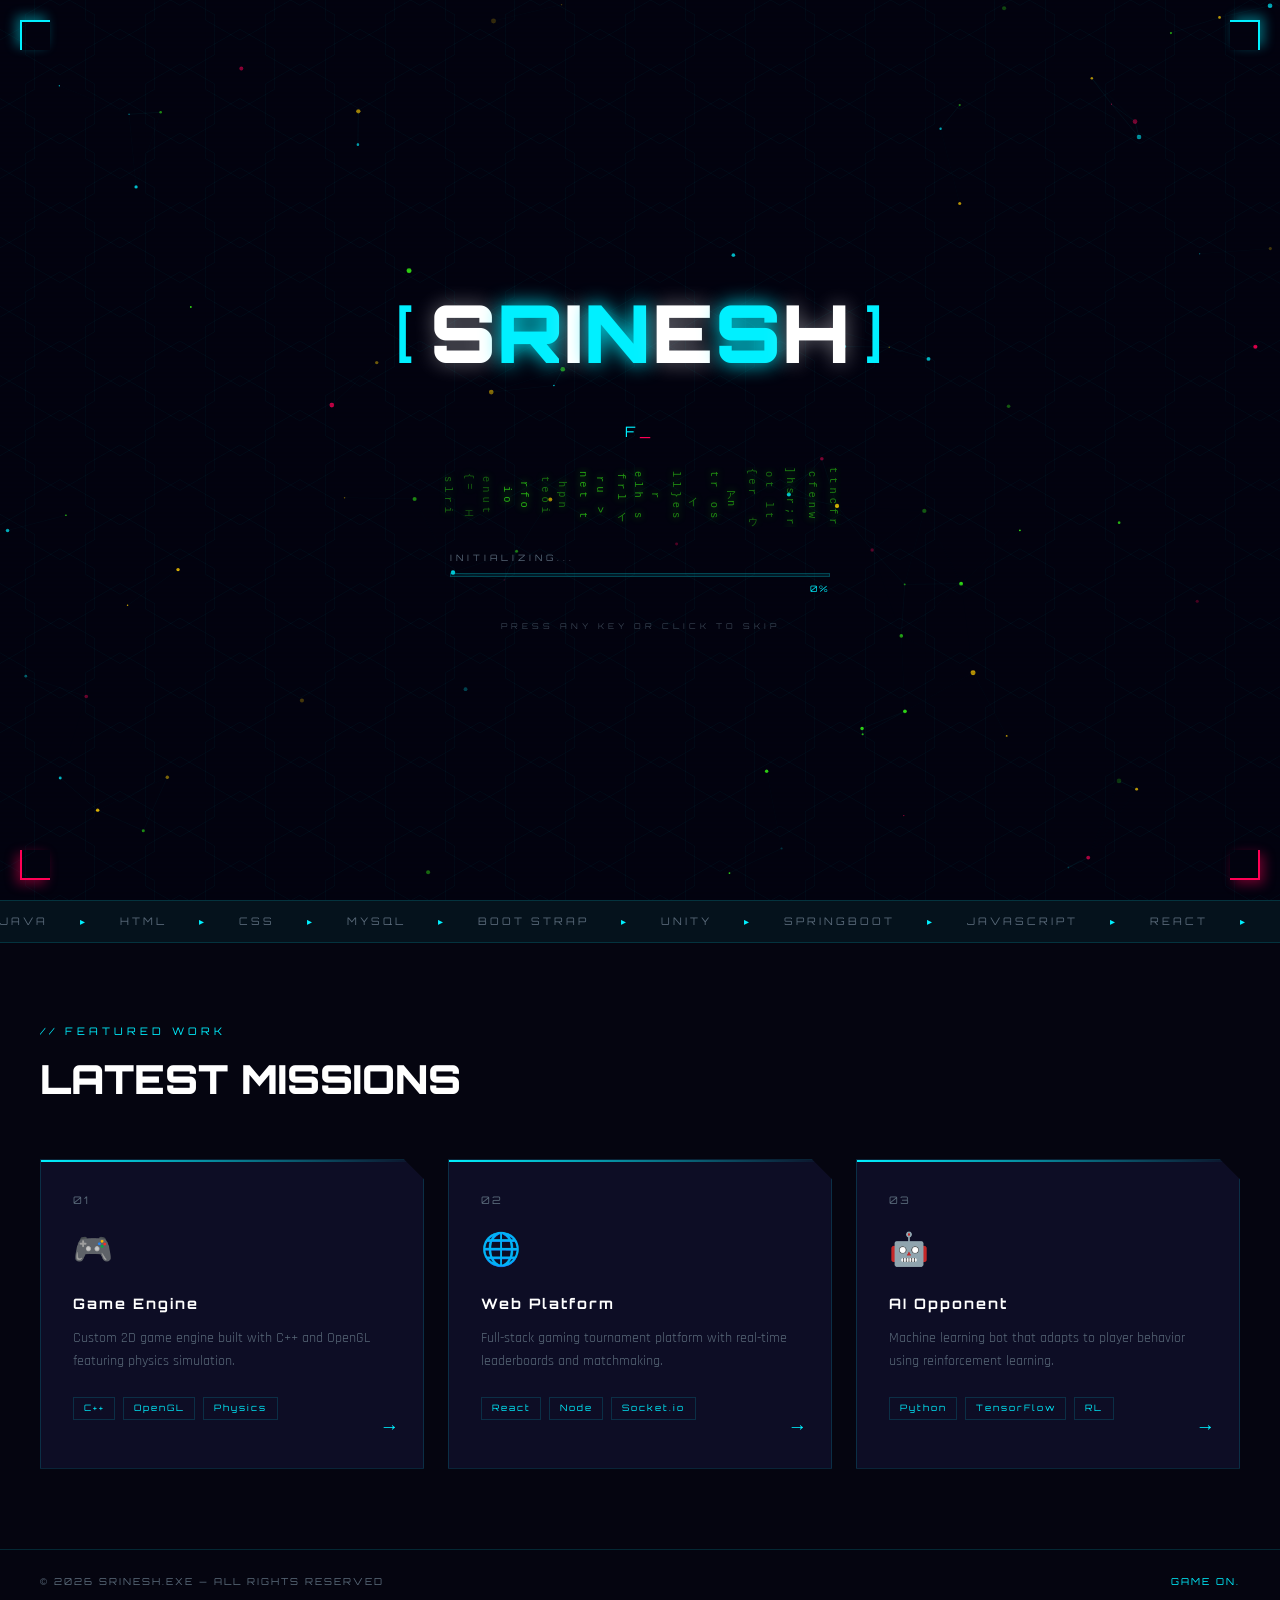
<file: index.html>
<!DOCTYPE html>
<html lang="en">
<head>
  <meta charset="UTF-8" />
  <meta name="viewport" content="width=device-width, initial-scale=1.0"/>
  <title>Srinesh | Gaming Portfolio</title>
  <link rel="stylesheet" href="style.css" />
  <link href="https://fonts.googleapis.com/css2?family=Orbitron:wght@400;700;900&family=Rajdhani:wght@300;400;600&display=swap" rel="stylesheet"/>
</head>
<body>

<!-- SCANLINE OVERLAY -->
<div class="scanlines"></div>

<!-- NAV -->
<nav class="nav">
  <div class="nav-logo">S<span class="accent">.</span>SRINESH</div>
  <ul class="nav-links">
    <li><a href="index.html" class="active">HOME</a></li>
    <li><a href="about.html">ABOUT</a></li>
    <li><a href="projects.html">PROJECTS</a></li>
    <li><a href="contact.html">CONTACT</a></li>
  </ul>
  <div class="nav-status"><span class="dot"></span>ONLINE</div>
</nav>

<!-- HERO -->
<section class="hero">
  <div class="hero-bg">
    <div class="grid-overlay"></div>
    <div class="particles" id="particles"></div>
  </div>

  <div class="hero-content">
    <div class="hero-tag">// PLAYER ONE HAS ENTERED</div>
    <h1 class="hero-title">
      <span class="line1">SRINESH</span>
      <span class="line2">FULL STACK <span class="accent">DEVELOPER</span></span>
    </h1>
    <p class="hero-sub">Full-Stack Developer &amp; Game Enthusiast</p>
    <div class="hero-stats">
      <div class="stat"><span class="val">41+</span><span class="lbl">Projects</span></div>
      <div class="stat-div">|</div>
      <div class="stat"><span class="val">100%</span><span class="lbl">Passion</span></div>
      <div class="stat-div">|</div>
      <div class="stat"><span class="val">∞</span><span class="lbl">Ideas</span></div>
    </div>
    <div class="hero-btns">
      <a href="projects.html" class="btn btn-primary">VIEW PROJECTS</a>
      <a href="contact.html" class="btn btn-outline">HIRE ME</a>
      <a href="resume.pdf" class="btn btn-resume" download>⬇ RESUME</a>
    </div>
  </div>

  <div class="hero-graphic">
    <div class="controller-wrap">
      <svg class="controller-svg" viewBox="0 0 300 200" xmlns="http://www.w3.org/2000/svg">
        <defs>
          <filter id="glow">
            <feGaussianBlur stdDeviation="3" result="coloredBlur"/>
            <feMerge><feMergeNode in="coloredBlur"/><feMergeNode in="SourceGraphic"/></feMerge>
          </filter>
        </defs>
        <!-- Controller body -->
        <path d="M60 80 Q40 70 30 100 Q20 140 50 160 Q80 175 100 160 L120 140 H180 L200 160 Q220 175 250 160 Q280 140 270 100 Q260 70 240 80 L220 75 Q190 60 150 60 Q110 60 80 75 Z" 
              fill="#0a0a1a" stroke="#00f0ff" stroke-width="1.5" filter="url(#glow)"/>
        <!-- D-Pad -->
        <rect x="72" y="105" width="10" height="30" rx="2" fill="#00f0ff" opacity="0.8"/>
        <rect x="62" y="115" width="30" height="10" rx="2" fill="#00f0ff" opacity="0.8"/>
        <!-- Buttons -->
        <circle cx="210" cy="105" r="6" fill="#ff0055" opacity="0.9" filter="url(#glow)"/>
        <circle cx="225" cy="118" r="6" fill="#00f0ff" opacity="0.9" filter="url(#glow)"/>
        <circle cx="210" cy="131" r="6" fill="#39ff14" opacity="0.9" filter="url(#glow)"/>
        <circle cx="195" cy="118" r="6" fill="#ffcc00" opacity="0.9" filter="url(#glow)"/>
        <!-- Analog sticks -->
        <circle cx="108" cy="130" r="12" fill="#111" stroke="#00f0ff" stroke-width="1.5"/>
        <circle cx="108" cy="130" r="5" fill="#00f0ff" opacity="0.6"/>
        <circle cx="175" cy="110" r="12" fill="#111" stroke="#00f0ff" stroke-width="1.5"/>
        <circle cx="175" cy="110" r="5" fill="#00f0ff" opacity="0.6"/>
        <!-- Center buttons -->
        <rect x="138" y="113" width="12" height="6" rx="3" fill="#333" stroke="#00f0ff" stroke-width="0.8"/>
        <rect x="153" y="113" width="12" height="6" rx="3" fill="#333" stroke="#00f0ff" stroke-width="0.8"/>
        <!-- Grips detail -->
        <path d="M50 155 Q55 170 70 172" stroke="#00f0ff" stroke-width="1" fill="none" opacity="0.5"/>
        <path d="M250 155 Q245 170 230 172" stroke="#00f0ff" stroke-width="1" fill="none" opacity="0.5"/>
      </svg>
      <div class="ring ring1"></div>
      <div class="ring ring2"></div>
      <div class="ring ring3"></div>
    </div>
  </div>

  <div class="scroll-hint">SCROLL DOWN ↓</div>
</section>

<!-- SKILLS TICKER -->
<div class="ticker-wrap">
  <div class="ticker">
    <span>JAVA</span><span class="sep">▸</span>
    <span>HTML</span><span class="sep">▸</span>
    <span>CSS</span><span class="sep">▸</span>
    <span>MYSQL</span><span class="sep">▸</span>
    <span>BOOT STRAP</span><span class="sep">▸</span>
    <span>UNITY</span><span class="sep">▸</span>
    <span>SPRINGBOOT</span><span class="sep">▸</span>
    <span>JAVASCRIPT</span><span class="sep">▸</span>
    <span>REACT</span><span class="sep">▸</span>
    <span>BLENDER</span><span class="sep">▸</span>
    <span>AI</span><span class="sep">▸</span>
    <span>JAVA</span><span class="sep">▸</span>
    <span>HTML</span><span class="sep">▸</span>
    <span>THREE.JS</span><span class="sep">▸</span>
    <span>CSS</span><span class="sep">▸</span>
    <span>MYSQL</span><span class="sep">▸</span>
    <span>REACT</span><span class="sep">▸</span>
    <span>JAVASCRIPT</span><span class="sep">▸</span>
  </div>
</div>

<!-- FEATURED -->
<section class="featured">
  <div class="section-header">
    <span class="section-tag">// FEATURED WORK</span>
    <h2>LATEST MISSIONS</h2>
  </div>
  <div class="cards-grid">
    <div class="card" onclick="location.href='projects.html'">
      <div class="card-num">01</div>
      <div class="card-icon">🎮</div>
      <h3>Game Engine</h3>
      <p>Custom 2D game engine built with C++ and OpenGL featuring physics simulation.</p>
      <div class="card-tags"><span>C++</span><span>OpenGL</span><span>Physics</span></div>
      <div class="card-arrow">→</div>
    </div>
    <div class="card" onclick="location.href='projects.html'">
      <div class="card-num">02</div>
      <div class="card-icon">🌐</div>
      <h3>Web Platform</h3>
      <p>Full-stack gaming tournament platform with real-time leaderboards and matchmaking.</p>
      <div class="card-tags"><span>React</span><span>Node</span><span>Socket.io</span></div>
      <div class="card-arrow">→</div>
    </div>
    <div class="card" onclick="location.href='projects.html'">
      <div class="card-num">03</div>
      <div class="card-icon">🤖</div>
      <h3>AI Opponent</h3>
      <p>Machine learning bot that adapts to player behavior using reinforcement learning.</p>
      <div class="card-tags"><span>Python</span><span>TensorFlow</span><span>RL</span></div>
      <div class="card-arrow">→</div>
    </div>
  </div>
</section>

<!-- FOOTER -->
<footer class="footer">
  <div class="footer-inner">
    <span>© 2026 SRINESH.EXE — ALL RIGHTS RESERVED</span>
    <span class="accent">GAME ON.</span>
  </div>
</footer>
<script src="intro.js"></script>
<script src="main.js"></script>

</body>
</html>
</file>
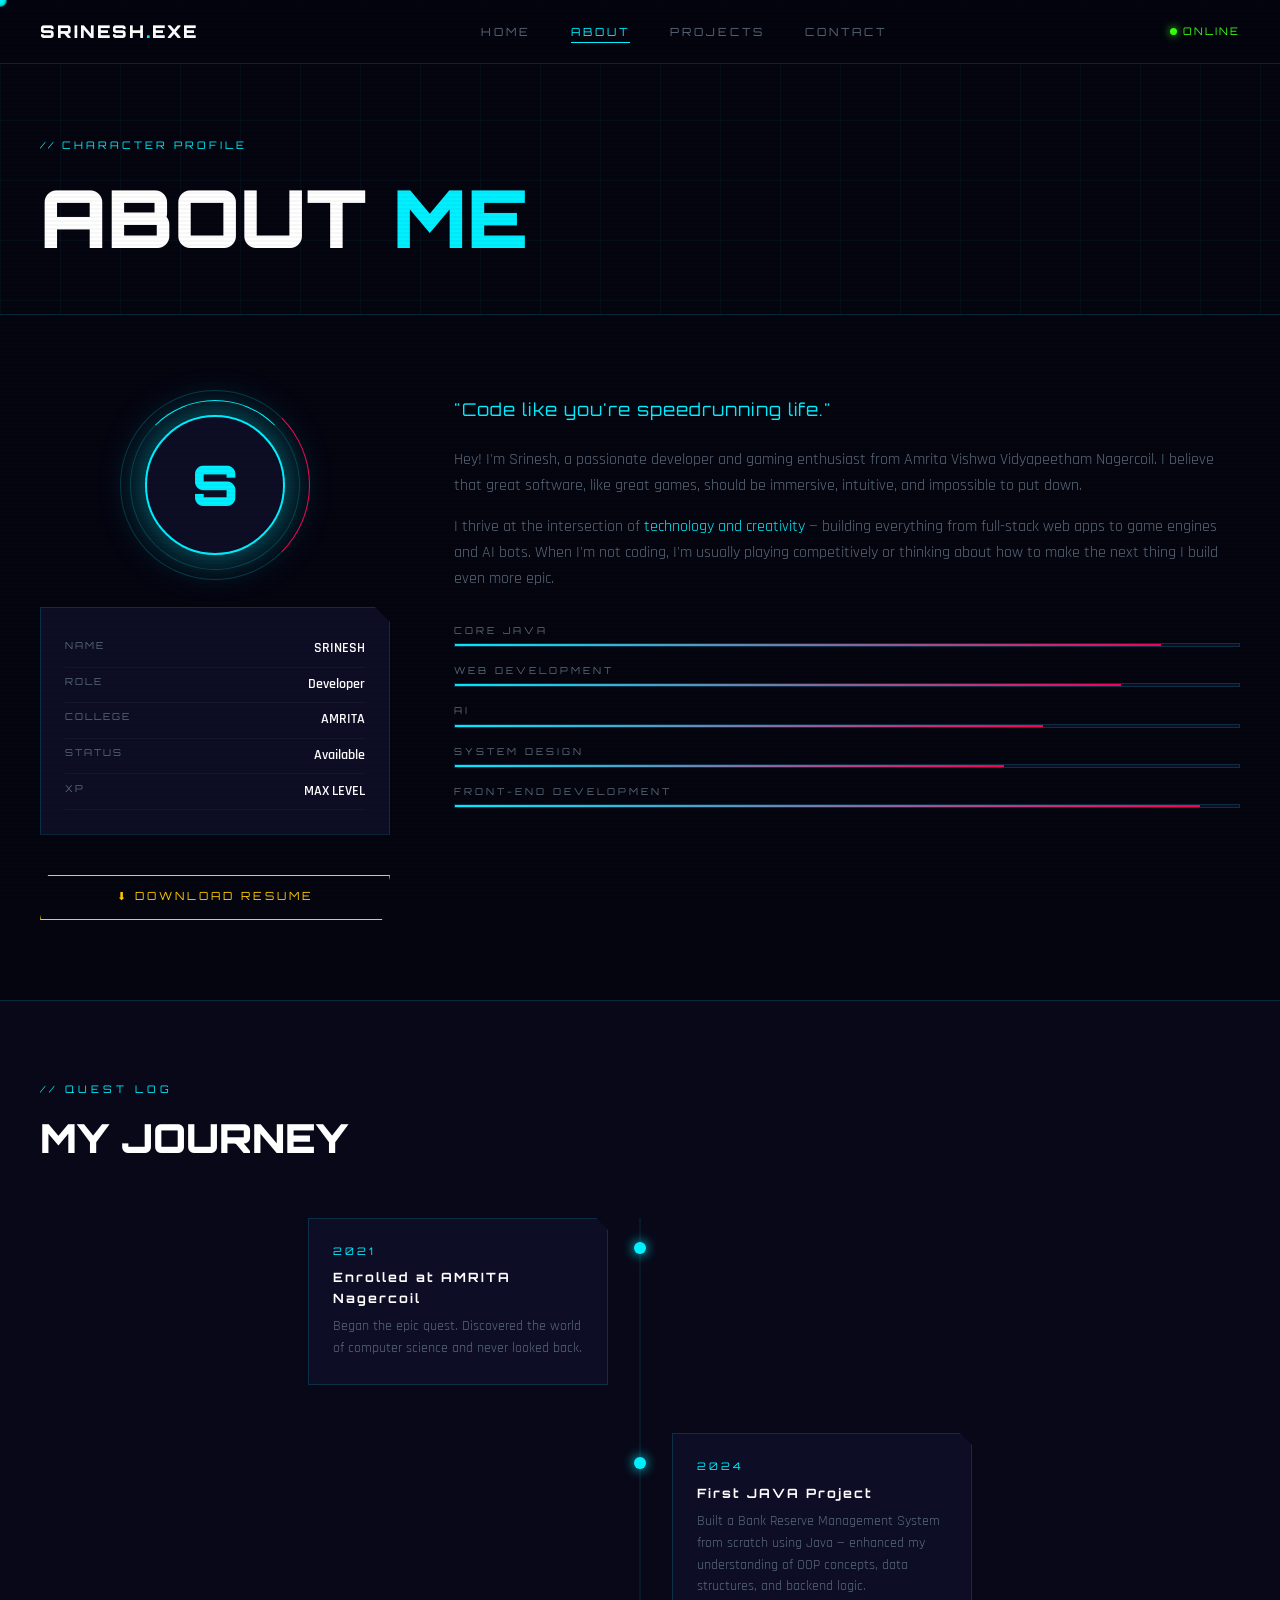
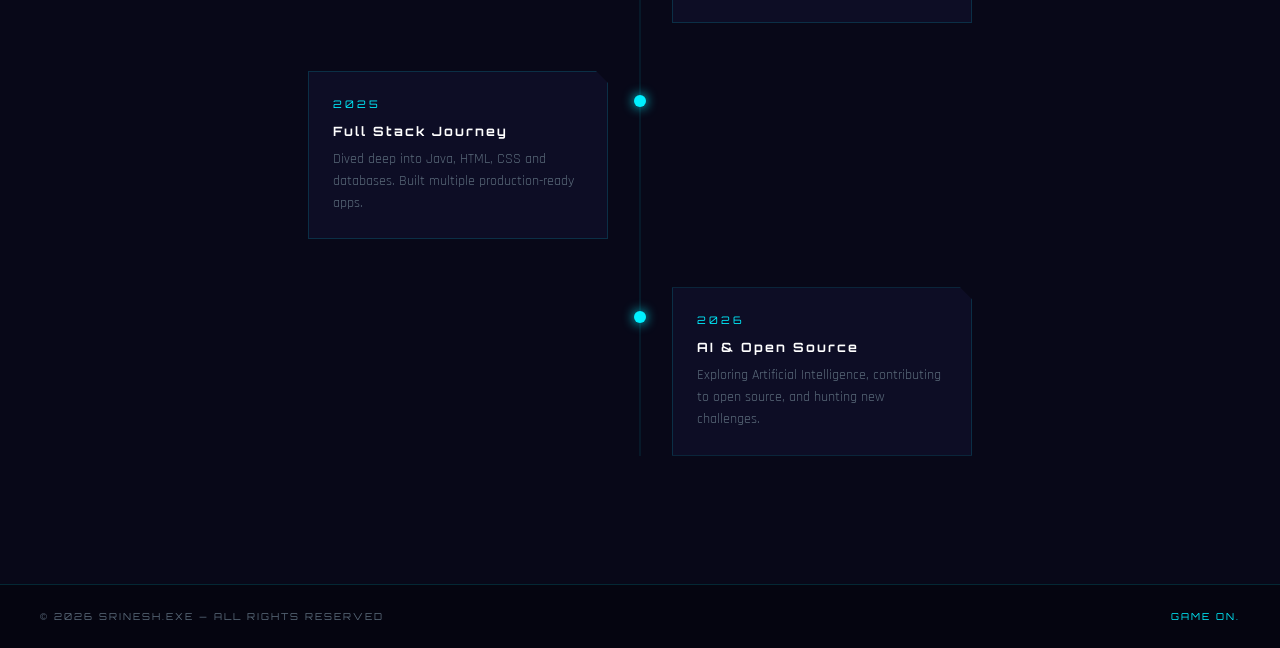
<file: about.html>
<!DOCTYPE html>
<html lang="en">
<head>
  <meta charset="UTF-8" />
  <meta name="viewport" content="width=device-width, initial-scale=1.0"/>
  <title>About | Srinesh Gaming Portfolio</title>
  <link rel="stylesheet" href="style.css" />
  <link href="https://fonts.googleapis.com/css2?family=Orbitron:wght@400;700;900&family=Rajdhani:wght@300;400;600&display=swap" rel="stylesheet"/>
</head>
<body>

<div class="scanlines"></div>

<nav class="nav">
  <div class="nav-logo">SRINESH<span class="accent">.</span>EXE</div>
  <ul class="nav-links">
    <li><a href="index.html">HOME</a></li>
    <li><a href="about.html" class="active">ABOUT</a></li>
    <li><a href="projects.html">PROJECTS</a></li>
    <li><a href="contact.html">CONTACT</a></li>
  </ul>
  <div class="nav-status"><span class="dot"></span>ONLINE</div>
</nav>

<section class="page-hero">
  <div class="grid-overlay"></div>
  <div class="page-hero-content">
    <div class="hero-tag">// CHARACTER PROFILE</div>
    <h1>ABOUT <span class="accent">ME</span></h1>
  </div>
</section>

<section class="about-section">
  <div class="about-grid">
    <div class="about-avatar-wrap">
      <div class="avatar-frame">
        <div class="avatar-inner">
          <div class="avatar-initials">S</div>
        </div>
        <div class="avatar-ring"></div>
        <div class="avatar-ring2"></div>
      </div>
      <div class="status-card">
        <div class="sc-row"><span class="sc-key">NAME</span><span class="sc-val">SRINESH</span></div>
        <div class="sc-row"><span class="sc-key">ROLE</span><span class="sc-val accent">Developer</span></div>
        <div class="sc-row"><span class="sc-key">COLLEGE</span><span class="sc-val">AMRITA</span></div>
        <div class="sc-row"><span class="sc-key">STATUS</span><span class="sc-val green">Available</span></div>
        <div class="sc-row"><span class="sc-key">XP</span><span class="sc-val">MAX LEVEL</span></div>
      </div>
      <a href="resume.pdf" class="btn btn-resume full-resume-btn" download>⬇ DOWNLOAD RESUME</a>
    </div>

    <div class="about-text">
      <p class="big-quote">"Code like you're speedrunning life."</p>
      <p>Hey! I'm Srinesh, a passionate developer and gaming enthusiast from Amrita Vishwa Vidyapeetham Nagercoil. I believe that great software, like great games, should be immersive, intuitive, and impossible to put down.</p>
      <p>I thrive at the intersection of <span class="accent">technology and creativity</span> — building everything from full-stack web apps to game engines and AI bots. When I'm not coding, I'm usually playing competitively or thinking about how to make the next thing I build even more epic.</p>

      <div class="skill-bars">
        <div class="skill-bar-label">CORE JAVA</div>
        <div class="skill-bar"><div class="skill-fill" style="--w:90%"></div></div>

        <div class="skill-bar-label">WEB DEVELOPMENT</div>
        <div class="skill-bar"><div class="skill-fill" style="--w:85%"></div></div>

        <div class="skill-bar-label">AI</div>
        <div class="skill-bar"><div class="skill-fill" style="--w:75%"></div></div>

        <div class="skill-bar-label">SYSTEM DESIGN</div>
        <div class="skill-bar"><div class="skill-fill" style="--w:70%"></div></div>

        <div class="skill-bar-label">FRONT-END DEVELOPMENT</div>
        <div class="skill-bar"><div class="skill-fill" style="--w:95%"></div></div>
      </div>
    </div>
  </div>
</section>

<section class="timeline-section">
  <div class="section-header">
    <span class="section-tag">// QUEST LOG</span>
    <h2>MY JOURNEY</h2>
  </div>
  <div class="timeline">
    <div class="tl-item">
      <div class="tl-dot"></div>
      <div class="tl-card">
        <div class="tl-year">2021</div>
        <h3>Enrolled at AMRITA Nagercoil</h3>
        <p>Began the epic quest. Discovered the world of computer science and never looked back.</p>
      </div>
    </div>
    <div class="tl-item right">
      <div class="tl-dot"></div>
      <div class="tl-card">
        <div class="tl-year">2024</div>
        <h3>First JAVA Project</h3>
        <p>Built a Bank Reserve Management System from scratch using Java — enhanced my understanding of OOP concepts, data structures, and backend logic.</p>
      </div>
    </div>
    <div class="tl-item">
      <div class="tl-dot"></div>
      <div class="tl-card">
        <div class="tl-year">2025</div>
        <h3>Full Stack Journey</h3>
        <p>Dived deep into Java, HTML, CSS and databases. Built multiple production-ready apps.</p>
      </div>
    </div>
    <div class="tl-item right">
      <div class="tl-dot"></div>
      <div class="tl-card">
        <div class="tl-year">2026</div>
        <h3>AI & Open Source</h3>
        <p>Exploring Artificial Intelligence, contributing to open source, and hunting new challenges.</p>
      </div>
    </div>
  </div>
</section>

<footer class="footer">
  <div class="footer-inner">
    <span>© 2026 SRINESH.EXE — ALL RIGHTS RESERVED</span>
    <span class="accent">GAME ON.</span>
  </div>
</footer>

<script src="main.js"></script>
</body>
</html>
</file>
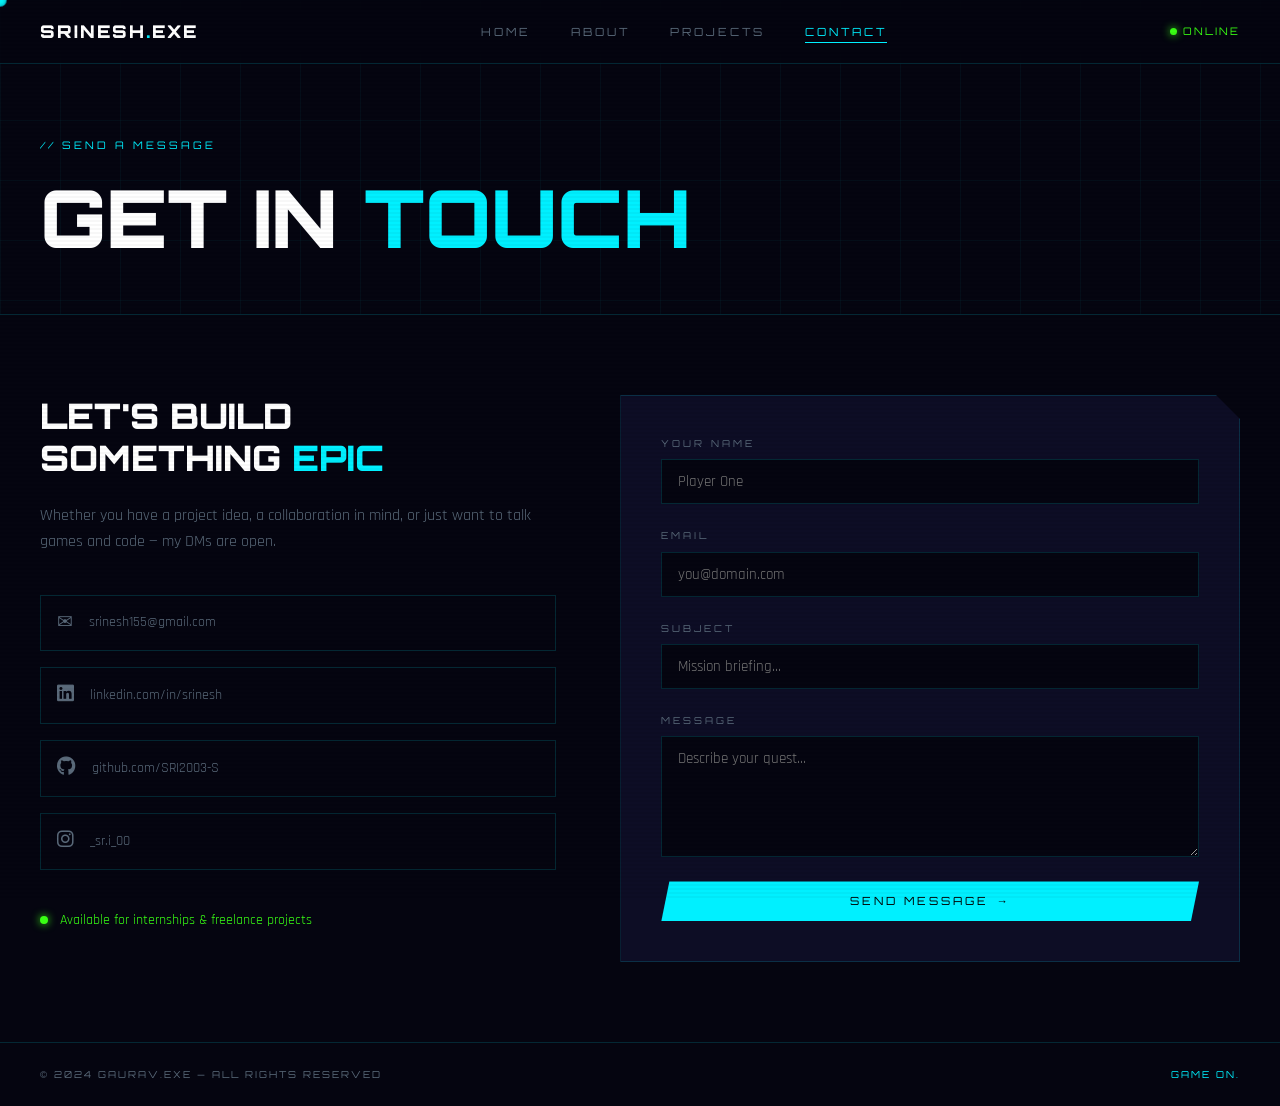
<file: contact.html>
<!DOCTYPE html>
<html lang="en">
<head>
  <meta charset="UTF-8" />
  <meta name="viewport" content="width=device-width, initial-scale=1.0"/>
  <title>Contact | SRINESH Gaming Portfolio</title>
  <link rel="stylesheet" href="https://cdnjs.cloudflare.com/ajax/libs/font-awesome/6.5.0/css/all.min.css">
  <link rel="stylesheet" href="style.css" />
  <link href="https://fonts.googleapis.com/css2?family=Orbitron:wght@400;700;900&family=Rajdhani:wght@300;400;600&display=swap" rel="stylesheet"/>
</head>
<body>

<div class="scanlines"></div>

<nav class="nav">
  <div class="nav-logo">SRINESH<span class="accent">.</span>EXE</div>
  <ul class="nav-links">
    <li><a href="index.html">HOME</a></li>
    <li><a href="about.html">ABOUT</a></li>
    <li><a href="projects.html">PROJECTS</a></li>
    <li><a href="contact.html" class="active">CONTACT</a></li>
  </ul>
  <div class="nav-status"><span class="dot"></span>ONLINE</div>
</nav>

<section class="page-hero">
  <div class="grid-overlay"></div>
  <div class="page-hero-content">
    <div class="hero-tag">// SEND A MESSAGE</div>
    <h1>GET IN <span class="accent">TOUCH</span></h1>
  </div>
</section>

<section class="contact-section">
  <div class="contact-grid">
    <div class="contact-info">
      <h2>LET'S BUILD<br/>SOMETHING <span class="accent">EPIC</span></h2>
      <p>Whether you have a project idea, a collaboration in mind, or just want to talk games and code — my DMs are open.</p>

      <div class="contact-links">
        <a href="mailto:srinesh155@gmail.com" class="cl-item">
          <span class="cl-icon">✉</span>
          <span>srinesh155@gmail.com</span>
        </a>
        <a href="https://www.linkedin.com/in/srinesh-s-8084762a7" class="cl-item">
          <span class="cl-icon"><i class="fab fa-linkedin"></i></span>
          <span>linkedin.com/in/srinesh</span>
        </a>
        <a href="https://github.com/SRI2003-S" class="cl-item">
          <span class="cl-icon"><i class="fab fa-github"></i></span>
          <span>github.com/SRI2003-S</span>
        </a>
        <a href="https://www.instagram.com/_sr.i_00" class="cl-item">
          <span class="cl-icon"><i class="fab fa-instagram"></i></span>
          <span>_sr.i_00</span>
        </a>
      </div>

      <div class="availability">
        <div class="av-dot"></div>
        <span>Available for internships &amp; freelance projects</span>
      </div>
    </div>

    <div class="contact-form-wrap">
      <form class="contact-form" onsubmit="handleSubmit(event)">
        <div class="form-group">
          <label>YOUR NAME</label>
          <input type="text" placeholder="Player One" required />
        </div>
        <div class="form-group">
          <label>EMAIL</label>
          <input type="email" placeholder="you@domain.com" required />
        </div>
        <div class="form-group">
          <label>SUBJECT</label>
          <input type="text" placeholder="Mission briefing..." />
        </div>
        <div class="form-group">
          <label>MESSAGE</label>
          <textarea rows="5" placeholder="Describe your quest..." required></textarea>
        </div>
        <button type="submit" class="btn btn-primary full-width">
          <span class="btn-text">SEND MESSAGE</span>
          <span class="btn-icon">→</span>
        </button>
        <div class="form-success" id="formSuccess">
          ✅ Message sent! I'll respond within 24 hours.
        </div>
      </form>
    </div>
  </div>
</section>

<footer class="footer">
  <div class="footer-inner">
    <span>© 2024 GAURAV.EXE — ALL RIGHTS RESERVED</span>
    <span class="accent">GAME ON.</span>
  </div>
</footer>

<script src="main.js"></script>
</body>
</html>
</file>
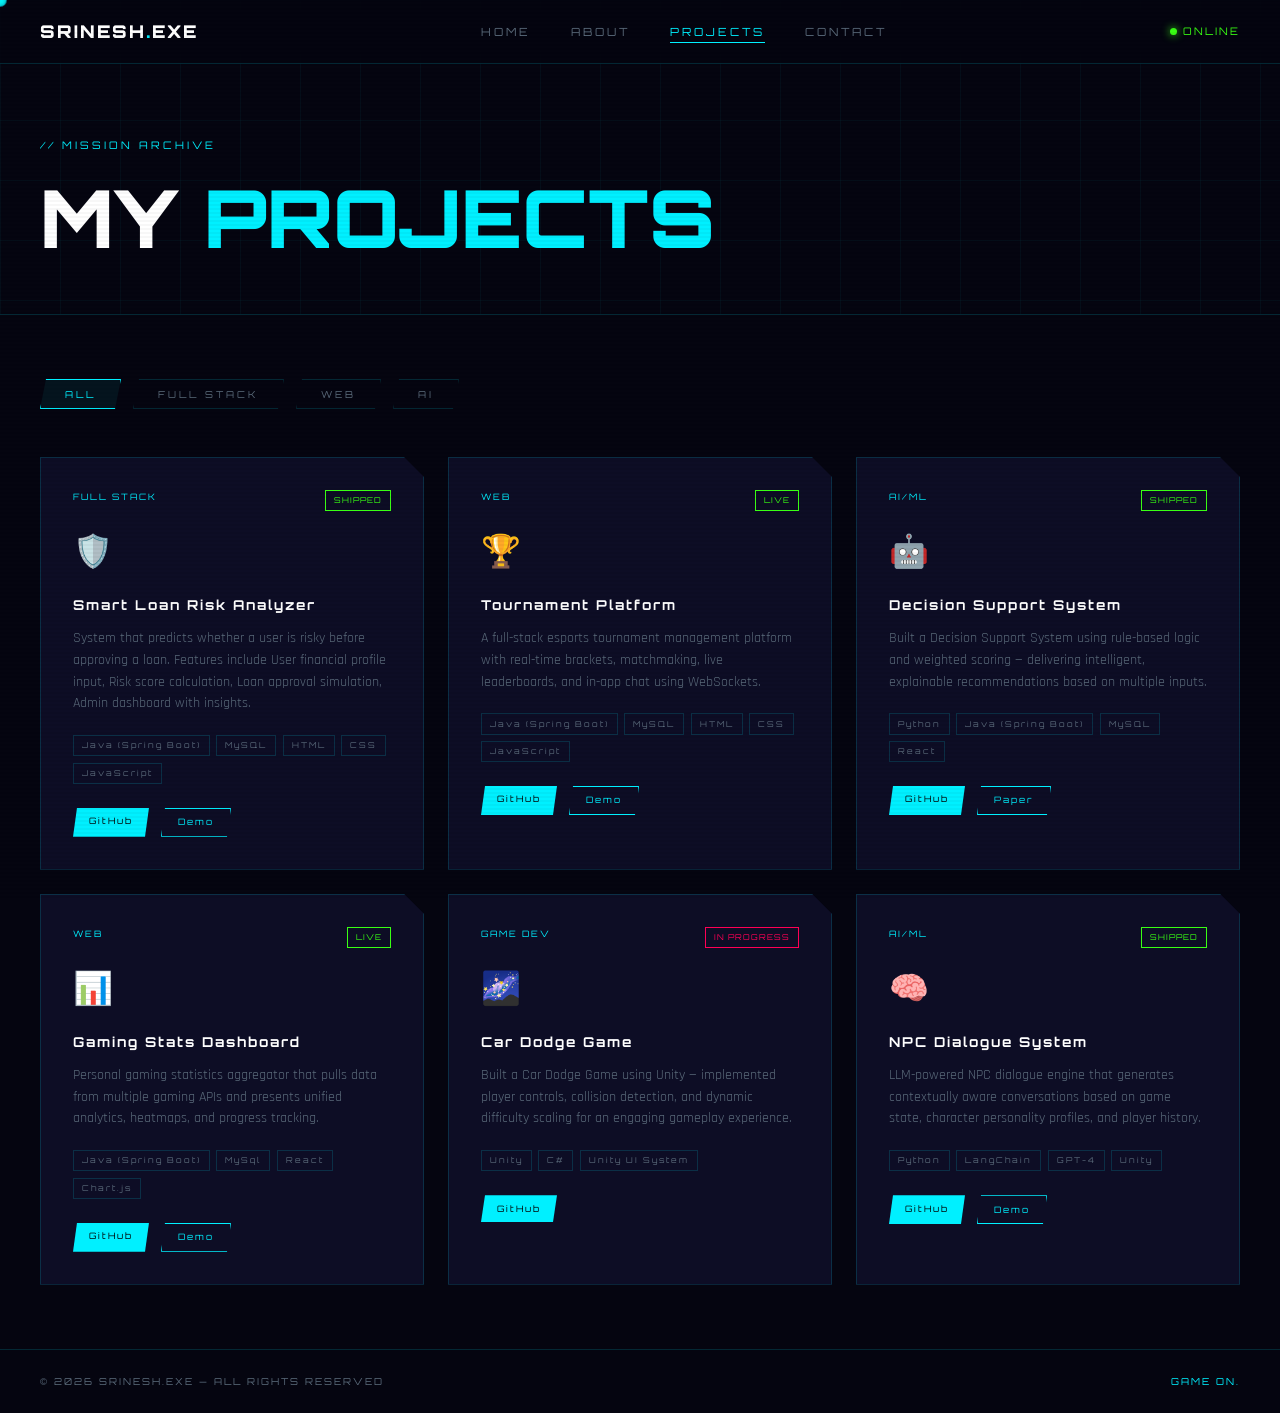
<file: projects.html>
<!DOCTYPE html>
<html lang="en">
<head>
  <meta charset="UTF-8" />
  <meta name="viewport" content="width=device-width, initial-scale=1.0"/>
  <title>Projects | Srinesh Gaming Portfolio</title>
  <link rel="stylesheet" href="style.css" />
  <link href="https://fonts.googleapis.com/css2?family=Orbitron:wght@400;700;900&family=Rajdhani:wght@300;400;600&display=swap" rel="stylesheet"/>
</head>
<body>

<div class="scanlines"></div>

<nav class="nav">
  <div class="nav-logo">SRINESH<span class="accent">.</span>EXE</div>
  <ul class="nav-links">
    <li><a href="index.html">HOME</a></li>
    <li><a href="about.html">ABOUT</a></li>
    <li><a href="projects.html" class="active">PROJECTS</a></li>
    <li><a href="contact.html">CONTACT</a></li>
  </ul>
  <div class="nav-status"><span class="dot"></span>ONLINE</div>
</nav>

<section class="page-hero">
  <div class="grid-overlay"></div>
  <div class="page-hero-content">
    <div class="hero-tag">// MISSION ARCHIVE</div>
    <h1>MY <span class="accent">PROJECTS</span></h1>
  </div>
</section>

<section class="projects-section">
  <div class="filter-bar">
    <button class="filter-btn active" data-filter="all">ALL</button>
    <button class="filter-btn" data-filter="FS">FULL STACK</button>
    <button class="filter-btn" data-filter="web">WEB</button>
    <button class="filter-btn" data-filter="ai">AI</button>
  </div>

  <div class="projects-grid">

    <div class="proj-card" data-cat="FS">
      <div class="proj-header">
        <span class="proj-cat">FULL STACK</span>
        <span class="proj-status">SHIPPED</span>
      </div>
      <div class="proj-icon">🛡️</div>
      <h3>Smart Loan Risk Analyzer</h3>
      <p>System that predicts whether a user is risky before approving a loan. Features include User financial profile input, Risk score calculation, Loan approval simulation, Admin dashboard with insights.</p>
      <div class="proj-tech"><span>Java (Spring Boot)</span><span>MySQL</span><span>HTML</span><span>CSS</span><span>JavaScript</span></div>
      <div class="proj-links">
        <a href="#" class="btn-sm">GitHub</a>
        <a href="#" class="btn-sm outline">Demo</a>
      </div>
    </div>

    <div class="proj-card" data-cat="web">
      <div class="proj-header">
        <span class="proj-cat">WEB</span>
        <span class="proj-status">LIVE</span>
      </div>
      <div class="proj-icon">🏆</div>
      <h3>Tournament Platform</h3>
      <p>A full-stack esports tournament management platform with real-time brackets, matchmaking, live leaderboards, and in-app chat using WebSockets.</p>
      <div class="proj-tech"><span>Java (Spring Boot)</span><span>MySQL</span><span>HTML</span><span>CSS</span><span>JavaScript</span></div>
      <div class="proj-links">
        <a href="#" class="btn-sm">GitHub</a>
        <a href="#" class="btn-sm outline">Demo</a>
      </div>
    </div>

    <div class="proj-card" data-cat="ai">
      <div class="proj-header">
        <span class="proj-cat">AI/ML</span>
        <span class="proj-status">SHIPPED</span>
      </div>
      <div class="proj-icon">🤖</div>
      <h3>Decision Support System</h3>
      <p>Built a Decision Support System using rule-based logic and weighted scoring — delivering intelligent, explainable recommendations based on multiple inputs.</p>
      <div class="proj-tech"><span>Python</span><span>Java (Spring Boot)</span><span>MySQL</span><span>React</span></div>
      <div class="proj-links">
        <a href="#" class="btn-sm">GitHub</a>
        <a href="#" class="btn-sm outline">Paper</a>
      </div>
    </div>

    <div class="proj-card" data-cat="web">
      <div class="proj-header">
        <span class="proj-cat">WEB</span>
        <span class="proj-status">LIVE</span>
      </div>
      <div class="proj-icon">📊</div>
      <h3>Gaming Stats Dashboard</h3>
      <p>Personal gaming statistics aggregator that pulls data from multiple gaming APIs and presents unified analytics, heatmaps, and progress tracking.</p>
      <div class="proj-tech"><span>Java (Spring Boot)</span><span>MySql</span><span>React</span><span>Chart.js</span></div>
      <div class="proj-links">
        <a href="#" class="btn-sm">GitHub</a>
        <a href="#" class="btn-sm outline">Demo</a>
      </div>
    </div>

    <div class="proj-card" data-cat="game">
      <div class="proj-header">
        <span class="proj-cat">GAME DEV</span>
        <span class="proj-status">IN PROGRESS</span>
      </div>
      <div class="proj-icon">🌌</div>
      <h3>Car Dodge Game</h3>
      <p>Built a Car Dodge Game using Unity — implemented player controls, collision detection, and dynamic difficulty scaling for an engaging gameplay experience.</p>
      <div class="proj-tech"><span>Unity</span><span>C#</span><span>Unity UI System</span></div>
      <div class="proj-links">
        <a href="#" class="btn-sm">GitHub</a>
      </div>
    </div>

    <div class="proj-card" data-cat="ai">
      <div class="proj-header">
        <span class="proj-cat">AI/ML</span>
        <span class="proj-status">SHIPPED</span>
      </div>
      <div class="proj-icon">🧠</div>
      <h3>NPC Dialogue System</h3>
      <p>LLM-powered NPC dialogue engine that generates contextually aware conversations based on game state, character personality profiles, and player history.</p>
      <div class="proj-tech"><span>Python</span><span>LangChain</span><span>GPT-4</span><span>Unity</span></div>
      <div class="proj-links">
        <a href="#" class="btn-sm">GitHub</a>
        <a href="#" class="btn-sm outline">Demo</a>
      </div>
    </div>

  </div>
</section>

<footer class="footer">
  <div class="footer-inner">
    <span>© 2026 SRINESH.EXE — ALL RIGHTS RESERVED</span>
    <span class="accent">GAME ON.</span>
  </div>
</footer>

<script src="main.js"></script>
</body>
</html>
</file>
<file: style.css>
/* ============================
   GAMING PORTFOLIO - STYLE.CSS
   ============================ */

@import url('https://fonts.googleapis.com/css2?family=Orbitron:wght@400;700;900&family=Rajdhani:wght@300;400;600&display=swap');

:root {
  --bg: #050510;
  --bg2: #080818;
  --bg3: #0d0d25;
  --cyan: #00f0ff;
  --pink: #ff0055;
  --green: #39ff14;
  --yellow: #ffcc00;
  --text: #c8d6e5;
  --text-dim: #5a6a7a;
  --border: rgba(0, 240, 255, 0.15);
  --glow: 0 0 20px rgba(0, 240, 255, 0.3);
  --glow-strong: 0 0 40px rgba(0, 240, 255, 0.5);
  --font-display: 'Orbitron', sans-serif;
  --font-body: 'Rajdhani', sans-serif;
}

*, *::before, *::after { box-sizing: border-box; margin: 0; padding: 0; }

html { scroll-behavior: smooth; }

body {
  background: var(--bg);
  color: var(--text);
  font-family: var(--font-body);
  font-size: 16px;
  line-height: 1.6;
  overflow-x: hidden;
  cursor: crosshair;
}

/* SCANLINES */
.scanlines {
  position: fixed;
  top: 0; left: 0;
  width: 100%; height: 100%;
  pointer-events: none;
  z-index: 9999;
  background: repeating-linear-gradient(
    0deg,
    transparent,
    transparent 2px,
    rgba(0,0,0,0.03) 2px,
    rgba(0,0,0,0.03) 4px
  );
}

/* ACCENT */
.accent { color: var(--cyan); }
.green { color: var(--green); }

/* ============================
   NAV
   ============================ */
.nav {
  position: fixed;
  top: 0; left: 0; right: 0;
  z-index: 1000;
  display: flex;
  align-items: center;
  justify-content: space-between;
  padding: 0 2.5rem;
  height: 64px;
  background: rgba(5, 5, 16, 0.85);
  backdrop-filter: blur(12px);
  border-bottom: 1px solid var(--border);
}

.nav-logo {
  font-family: var(--font-display);
  font-weight: 900;
  font-size: 1.1rem;
  letter-spacing: 2px;
  color: #fff;
}

.nav-links {
  display: flex;
  list-style: none;
  gap: 2.5rem;
}

.nav-links a {
  font-family: var(--font-display);
  font-size: 0.7rem;
  letter-spacing: 3px;
  color: var(--text-dim);
  text-decoration: none;
  transition: color 0.2s;
  position: relative;
}

.nav-links a::after {
  content: '';
  position: absolute;
  bottom: -4px; left: 0;
  width: 0; height: 1px;
  background: var(--cyan);
  transition: width 0.3s;
}

.nav-links a:hover,
.nav-links a.active {
  color: var(--cyan);
}

.nav-links a:hover::after,
.nav-links a.active::after {
  width: 100%;
}

.nav-status {
  font-family: var(--font-display);
  font-size: 0.65rem;
  letter-spacing: 2px;
  display: flex;
  align-items: center;
  gap: 6px;
  color: var(--green);
}

.dot {
  width: 7px; height: 7px;
  background: var(--green);
  border-radius: 50%;
  animation: pulse 1.5s infinite;
  box-shadow: 0 0 8px var(--green);
}

@keyframes pulse {
  0%, 100% { opacity: 1; }
  50% { opacity: 0.3; }
}

/* ============================
   HERO
   ============================ */
.hero {
  min-height: 100vh;
  display: flex;
  align-items: center;
  justify-content: space-between;
  padding: 6rem 2.5rem 3rem;
  position: relative;
  overflow: hidden;
}

.hero-bg {
  position: absolute;
  inset: 0;
  z-index: 0;
}

.grid-overlay {
  position: absolute;
  inset: 0;
  background-image:
    linear-gradient(rgba(0, 240, 255, 0.04) 1px, transparent 1px),
    linear-gradient(90deg, rgba(0, 240, 255, 0.04) 1px, transparent 1px);
  background-size: 60px 60px;
}

.hero-content {
  position: relative;
  z-index: 2;
  max-width: 600px;
}

.hero-tag {
  font-family: var(--font-display);
  font-size: 0.65rem;
  letter-spacing: 3px;
  color: var(--cyan);
  margin-bottom: 1.5rem;
  opacity: 0;
  animation: fadeUp 0.6s 0.2s forwards;
}

.hero-title {
  font-family: var(--font-display);
  font-weight: 900;
  line-height: 1;
  margin-bottom: 1.2rem;
  opacity: 0;
  animation: fadeUp 0.6s 0.4s forwards;
}

.hero-title .line1 {
  display: block;
  font-size: clamp(3rem, 8vw, 6rem);
  color: #fff;
  text-shadow: 0 0 60px rgba(255,255,255,0.15);
}

.hero-title .line2 {
  display: block;
  font-size: clamp(2.5rem, 6vw, 4.5rem);
  color: var(--text-dim);
}

.hero-sub {
  font-size: 1.1rem;
  letter-spacing: 1px;
  color: var(--text-dim);
  margin-bottom: 2rem;
  opacity: 0;
  animation: fadeUp 0.6s 0.6s forwards;
}

.hero-stats {
  display: flex;
  align-items: center;
  gap: 1.5rem;
  margin-bottom: 2.5rem;
  opacity: 0;
  animation: fadeUp 0.6s 0.8s forwards;
}

.stat { text-align: center; }
.stat .val {
  display: block;
  font-family: var(--font-display);
  font-size: 1.5rem;
  color: var(--cyan);
  font-weight: 700;
}
.stat .lbl {
  font-size: 0.75rem;
  letter-spacing: 2px;
  color: var(--text-dim);
}
.stat-div { color: var(--border); font-size: 1.5rem; }

.hero-btns {
  display: flex;
  gap: 1rem;
  opacity: 0;
  animation: fadeUp 0.6s 1s forwards;
}

/* BUTTONS */
.btn {
  font-family: var(--font-display);
  font-size: 0.7rem;
  letter-spacing: 3px;
  padding: 0.8rem 2rem;
  text-decoration: none;
  cursor: pointer;
  transition: all 0.3s;
  display: inline-flex;
  align-items: center;
  gap: 0.5rem;
  border: none;
}

.btn-primary {
  background: var(--cyan);
  color: #000;
  clip-path: polygon(8px 0%, 100% 0%, calc(100% - 8px) 100%, 0% 100%);
}

.btn-primary:hover {
  background: #fff;
  box-shadow: var(--glow-strong);
}

.btn-outline {
  background: transparent;
  color: var(--cyan);
  border: 1px solid var(--cyan);
  clip-path: polygon(8px 0%, 100% 0%, calc(100% - 8px) 100%, 0% 100%);
}

.btn-outline:hover {
  background: rgba(0, 240, 255, 0.1);
  box-shadow: var(--glow);
}

/* HERO GRAPHIC */
.hero-graphic {
  position: relative;
  z-index: 2;
  display: flex;
  align-items: center;
  justify-content: center;
  flex-shrink: 0;
}

.controller-wrap {
  position: relative;
  width: 320px;
  height: 320px;
  display: flex;
  align-items: center;
  justify-content: center;
}

.controller-svg {
  width: 280px;
  filter: drop-shadow(0 0 25px rgba(0, 240, 255, 0.4));
  animation: float 3s ease-in-out infinite;
}

@keyframes float {
  0%, 100% { transform: translateY(0); }
  50% { transform: translateY(-12px); }
}

.ring {
  position: absolute;
  border-radius: 50%;
  border: 1px solid rgba(0, 240, 255, 0.2);
  animation: expand 3s ease-out infinite;
}
.ring1 { width: 280px; height: 280px; animation-delay: 0s; }
.ring2 { width: 340px; height: 340px; animation-delay: 1s; }
.ring3 { width: 400px; height: 400px; animation-delay: 2s; }

@keyframes expand {
  0% { opacity: 0.5; transform: scale(0.9); }
  100% { opacity: 0; transform: scale(1.1); }
}

.scroll-hint {
  position: absolute;
  bottom: 2rem;
  left: 50%;
  transform: translateX(-50%);
  font-family: var(--font-display);
  font-size: 0.6rem;
  letter-spacing: 4px;
  color: var(--text-dim);
  animation: bounce 2s infinite;
  z-index: 2;
}
.btn-resume {
  font-family: var(--font-display);
  font-size: 0.7rem;
  letter-spacing: 3px;
  padding: 0.8rem 2rem;
  text-decoration: none;
  cursor: pointer;
  transition: all 0.3s;
  display: inline-flex;
  align-items: center;
  gap: 0.5rem;
  background: transparent;
  color: var(--yellow);
  border: 1px solid var(--yellow);
  clip-path: polygon(8px 0%, 100% 0%, calc(100% - 8px) 100%, 0% 100%);
}

.btn-resume:hover {
  background: rgba(255, 204, 0, 0.12);
  box-shadow: 0 0 20px rgba(255, 204, 0, 0.3);
}

.full-resume-btn {
  width: 100%;
  justify-content: center;
  margin-top: 0.5rem;
}

@keyframes bounce {
  0%, 100% { transform: translateX(-50%) translateY(0); }
  50% { transform: translateX(-50%) translateY(6px); }
}

/* ============================
   TICKER
   ============================ */
.ticker-wrap {
  background: rgba(0, 240, 255, 0.05);
  border-top: 1px solid var(--border);
  border-bottom: 1px solid var(--border);
  overflow: hidden;
  padding: 0.75rem 0;
}

.ticker {
  display: flex;
  gap: 2rem;
  white-space: nowrap;
  animation: ticker 25s linear infinite;
  font-family: var(--font-display);
  font-size: 0.65rem;
  letter-spacing: 3px;
  color: var(--text-dim);
}

.ticker .sep { color: var(--cyan); }

@keyframes ticker {
  0% { transform: translateX(0); }
  100% { transform: translateX(-50%); }
}

/* ============================
   FEATURED / CARDS
   ============================ */
.featured {
  padding: 5rem 2.5rem;
}

.section-header {
  margin-bottom: 3rem;
}

.section-tag {
  font-family: var(--font-display);
  font-size: 0.65rem;
  letter-spacing: 4px;
  color: var(--cyan);
  display: block;
  margin-bottom: 0.5rem;
}

.section-header h2 {
  font-family: var(--font-display);
  font-size: clamp(1.5rem, 4vw, 2.5rem);
  font-weight: 900;
  color: #fff;
}

.cards-grid {
  display: grid;
  grid-template-columns: repeat(auto-fit, minmax(280px, 1fr));
  gap: 1.5rem;
}

.card {
  background: var(--bg3);
  border: 1px solid var(--border);
  padding: 2rem;
  position: relative;
  cursor: pointer;
  transition: all 0.3s;
  clip-path: polygon(0 0, calc(100% - 20px) 0, 100% 20px, 100% 100%, 0 100%);
}

.card::before {
  content: '';
  position: absolute;
  top: 0; left: 0; right: 0;
  height: 2px;
  background: linear-gradient(90deg, var(--cyan), transparent);
}

.card:hover {
  border-color: rgba(0, 240, 255, 0.4);
  box-shadow: var(--glow);
  transform: translateY(-4px);
}

.card-num {
  font-family: var(--font-display);
  font-size: 0.65rem;
  color: var(--text-dim);
  letter-spacing: 2px;
  margin-bottom: 1rem;
}

.card-icon { font-size: 2rem; margin-bottom: 1rem; }

.card h3 {
  font-family: var(--font-display);
  font-size: 0.9rem;
  letter-spacing: 2px;
  color: #fff;
  margin-bottom: 0.75rem;
}

.card p {
  color: var(--text-dim);
  font-size: 0.9rem;
  margin-bottom: 1.5rem;
}

.card-tags {
  display: flex;
  gap: 0.5rem;
  flex-wrap: wrap;
  margin-bottom: 1rem;
}

.card-tags span {
  font-family: var(--font-display);
  font-size: 0.55rem;
  letter-spacing: 2px;
  padding: 0.2rem 0.6rem;
  border: 1px solid var(--border);
  color: var(--cyan);
}

.card-arrow {
  position: absolute;
  bottom: 1.5rem; right: 1.5rem;
  color: var(--cyan);
  font-size: 1.2rem;
  transition: transform 0.3s;
}

.card:hover .card-arrow { transform: translateX(5px); }

/* ============================
   PAGE HERO (subpages)
   ============================ */
.page-hero {
  min-height: 35vh;
  display: flex;
  align-items: center;
  padding: 8rem 2.5rem 3rem;
  position: relative;
  overflow: hidden;
  border-bottom: 1px solid var(--border);
}

.page-hero-content {
  position: relative;
  z-index: 2;
}

.page-hero h1 {
  font-family: var(--font-display);
  font-size: clamp(2.5rem, 7vw, 5rem);
  font-weight: 900;
  color: #fff;
  line-height: 1;
  animation: fadeUp 0.6s 0.2s both;
}

/* ============================
   ABOUT
   ============================ */
.about-section {
  padding: 5rem 2.5rem;
}

.about-grid {
  display: grid;
  grid-template-columns: 350px 1fr;
  gap: 4rem;
  align-items: start;
}

.about-avatar-wrap {
  display: flex;
  flex-direction: column;
  gap: 2rem;
  align-items: center;
}

.avatar-frame {
  position: relative;
  width: 180px;
  height: 180px;
  display: flex;
  align-items: center;
  justify-content: center;
}

.avatar-inner {
  width: 140px;
  height: 140px;
  background: var(--bg3);
  border: 2px solid var(--cyan);
  border-radius: 50%;
  display: flex;
  align-items: center;
  justify-content: center;
  box-shadow: var(--glow-strong);
  z-index: 2;
}

.avatar-initials {
  font-family: var(--font-display);
  font-size: 3.5rem;
  font-weight: 900;
  color: var(--cyan);
}

.avatar-ring, .avatar-ring2 {
  position: absolute;
  border-radius: 50%;
  border: 1px solid rgba(0, 240, 255, 0.2);
  animation: spin 12s linear infinite;
}

.avatar-ring {
  width: 170px;
  height: 170px;
  border-top-color: var(--cyan);
}

.avatar-ring2 {
  width: 190px;
  height: 190px;
  border-right-color: var(--pink);
  animation-direction: reverse;
  animation-duration: 8s;
}

@keyframes spin {
  from { transform: rotate(0deg); }
  to { transform: rotate(360deg); }
}

.status-card {
  background: var(--bg3);
  border: 1px solid var(--border);
  padding: 1.5rem;
  width: 100%;
  clip-path: polygon(0 0, calc(100% - 15px) 0, 100% 15px, 100% 100%, 0 100%);
}

.sc-row {
  display: flex;
  justify-content: space-between;
  padding: 0.4rem 0;
  border-bottom: 1px solid rgba(255,255,255,0.04);
  font-size: 0.85rem;
}

.sc-key {
  font-family: var(--font-display);
  font-size: 0.6rem;
  letter-spacing: 2px;
  color: var(--text-dim);
}

.sc-val {
  font-weight: 600;
  color: #fff;
}

.about-text .big-quote {
  font-family: var(--font-display);
  font-size: 1.1rem;
  color: var(--cyan);
  margin-bottom: 1.5rem;
  letter-spacing: 1px;
}

.about-text p {
  color: var(--text-dim);
  margin-bottom: 1rem;
  font-size: 1rem;
}

.skill-bars {
  margin-top: 2rem;
}

.skill-bar-label {
  font-family: var(--font-display);
  font-size: 0.6rem;
  letter-spacing: 3px;
  color: var(--text-dim);
  margin-bottom: 0.3rem;
  margin-top: 1rem;
}

.skill-bar {
  height: 4px;
  background: var(--bg3);
  border: 1px solid var(--border);
  overflow: hidden;
}

.skill-fill {
  height: 100%;
  width: var(--w);
  background: linear-gradient(90deg, var(--cyan), var(--pink));
  animation: fillBar 1.2s ease-out both;
}

@keyframes fillBar {
  from { width: 0; }
  to { width: var(--w); }
}

/* TIMELINE */
.timeline-section {
  padding: 5rem 2.5rem;
  background: var(--bg2);
  border-top: 1px solid var(--border);
}

.timeline {
  position: relative;
  max-width: 800px;
  margin: 0 auto;
}

.timeline::before {
  content: '';
  position: absolute;
  left: 50%;
  top: 0; bottom: 0;
  width: 1px;
  background: var(--border);
  transform: translateX(-50%);
}

.tl-item {
  display: flex;
  justify-content: flex-end;
  padding-right: calc(50% + 2rem);
  margin-bottom: 3rem;
  position: relative;
}

.tl-item.right {
  justify-content: flex-start;
  padding-right: 0;
  padding-left: calc(50% + 2rem);
}

.tl-dot {
  position: absolute;
  left: 50%;
  top: 1.5rem;
  width: 12px; height: 12px;
  background: var(--cyan);
  border-radius: 50%;
  transform: translateX(-50%);
  box-shadow: 0 0 12px var(--cyan);
  z-index: 2;
}

.tl-card {
  background: var(--bg3);
  border: 1px solid var(--border);
  padding: 1.5rem;
  max-width: 300px;
  clip-path: polygon(0 0, calc(100% - 12px) 0, 100% 12px, 100% 100%, 0 100%);
}

.tl-year {
  font-family: var(--font-display);
  font-size: 0.65rem;
  letter-spacing: 3px;
  color: var(--cyan);
  margin-bottom: 0.5rem;
}

.tl-card h3 {
  font-family: var(--font-display);
  font-size: 0.8rem;
  letter-spacing: 2px;
  color: #fff;
  margin-bottom: 0.5rem;
}

.tl-card p {
  font-size: 0.85rem;
  color: var(--text-dim);
}

/* ============================
   PROJECTS
   ============================ */
.projects-section {
  padding: 4rem 2.5rem;
}

.filter-bar {
  display: flex;
  gap: 0.75rem;
  margin-bottom: 3rem;
  flex-wrap: wrap;
}

.filter-btn {
  font-family: var(--font-display);
  font-size: 0.6rem;
  letter-spacing: 3px;
  padding: 0.5rem 1.5rem;
  background: transparent;
  border: 1px solid var(--border);
  color: var(--text-dim);
  cursor: pointer;
  transition: all 0.2s;
  clip-path: polygon(6px 0%, 100% 0%, calc(100% - 6px) 100%, 0% 100%);
}

.filter-btn:hover,
.filter-btn.active {
  border-color: var(--cyan);
  color: var(--cyan);
  background: rgba(0, 240, 255, 0.06);
}

.projects-grid {
  display: grid;
  grid-template-columns: repeat(auto-fill, minmax(300px, 1fr));
  gap: 1.5rem;
}

.proj-card {
  background: var(--bg3);
  border: 1px solid var(--border);
  padding: 2rem;
  transition: all 0.3s;
  clip-path: polygon(0 0, calc(100% - 20px) 0, 100% 20px, 100% 100%, 0 100%);
}

.proj-card:hover {
  border-color: rgba(0, 240, 255, 0.35);
  box-shadow: var(--glow);
  transform: translateY(-4px);
}

.proj-header {
  display: flex;
  justify-content: space-between;
  margin-bottom: 1rem;
}

.proj-cat {
  font-family: var(--font-display);
  font-size: 0.55rem;
  letter-spacing: 2px;
  color: var(--cyan);
}

.proj-status {
  font-family: var(--font-display);
  font-size: 0.5rem;
  letter-spacing: 1px;
  padding: 0.2rem 0.5rem;
  border: 1px solid var(--green);
  color: var(--green);
}

.proj-card[data-cat="game"] .proj-status {
  border-color: var(--pink);
  color: var(--pink);
}

.proj-icon { font-size: 2rem; margin-bottom: 1rem; }

.proj-card h3 {
  font-family: var(--font-display);
  font-size: 0.85rem;
  letter-spacing: 2px;
  color: #fff;
  margin-bottom: 0.75rem;
}

.proj-card p {
  color: var(--text-dim);
  font-size: 0.85rem;
  margin-bottom: 1.25rem;
  line-height: 1.6;
}

.proj-tech {
  display: flex;
  flex-wrap: wrap;
  gap: 0.4rem;
  margin-bottom: 1.5rem;
}

.proj-tech span {
  font-family: var(--font-display);
  font-size: 0.5rem;
  letter-spacing: 2px;
  padding: 0.2rem 0.5rem;
  border: 1px solid var(--border);
  color: var(--text-dim);
}

.proj-links { display: flex; gap: 0.75rem; }

.btn-sm {
  font-family: var(--font-display);
  font-size: 0.55rem;
  letter-spacing: 2px;
  padding: 0.4rem 1rem;
  background: var(--cyan);
  color: #000;
  text-decoration: none;
  cursor: pointer;
  transition: all 0.2s;
  clip-path: polygon(4px 0%, 100% 0%, calc(100% - 4px) 100%, 0% 100%);
}

.btn-sm:hover { background: #fff; }

.btn-sm.outline {
  background: transparent;
  color: var(--cyan);
  border: 1px solid var(--cyan);
}

.btn-sm.outline:hover { background: rgba(0, 240, 255, 0.1); }

/* ============================
   CONTACT
   ============================ */
.contact-section {
  padding: 5rem 2.5rem;
}

.contact-grid {
  display: grid;
  grid-template-columns: 1fr 1.2fr;
  gap: 4rem;
  align-items: start;
}

.contact-info h2 {
  font-family: var(--font-display);
  font-size: clamp(1.5rem, 3vw, 2.2rem);
  font-weight: 900;
  line-height: 1.2;
  color: #fff;
  margin-bottom: 1.5rem;
}

.contact-info p {
  color: var(--text-dim);
  margin-bottom: 2.5rem;
  font-size: 1rem;
}

.contact-links { display: flex; flex-direction: column; gap: 1rem; margin-bottom: 2.5rem; }

.cl-item {
  display: flex;
  align-items: center;
  gap: 1rem;
  color: var(--text-dim);
  text-decoration: none;
  font-size: 0.9rem;
  padding: 0.75rem 1rem;
  border: 1px solid var(--border);
  transition: all 0.2s;
}

.cl-item:hover {
  border-color: var(--cyan);
  color: var(--cyan);
  background: rgba(0, 240, 255, 0.04);
}

.cl-icon { font-size: 1.2rem; }

.availability {
  display: flex;
  align-items: center;
  gap: 0.75rem;
  font-size: 0.85rem;
  color: var(--green);
}

.av-dot {
  width: 8px; height: 8px;
  background: var(--green);
  border-radius: 50%;
  box-shadow: 0 0 8px var(--green);
  animation: pulse 1.5s infinite;
  flex-shrink: 0;
}

/* FORM */
.contact-form-wrap {
  background: var(--bg3);
  border: 1px solid var(--border);
  padding: 2.5rem;
  clip-path: polygon(0 0, calc(100% - 24px) 0, 100% 24px, 100% 100%, 0 100%);
}

.contact-form { display: flex; flex-direction: column; gap: 1.5rem; }

.form-group { display: flex; flex-direction: column; gap: 0.5rem; }

.form-group label {
  font-family: var(--font-display);
  font-size: 0.6rem;
  letter-spacing: 3px;
  color: var(--text-dim);
}

.form-group input,
.form-group textarea {
  background: var(--bg);
  border: 1px solid var(--border);
  color: var(--text);
  padding: 0.75rem 1rem;
  font-family: var(--font-body);
  font-size: 0.95rem;
  outline: none;
  transition: border-color 0.2s;
  resize: vertical;
}

.form-group input:focus,
.form-group textarea:focus {
  border-color: var(--cyan);
  box-shadow: 0 0 10px rgba(0, 240, 255, 0.1);
}

.full-width { width: 100%; justify-content: center; }

.form-success {
  display: none;
  color: var(--green);
  font-size: 0.85rem;
  text-align: center;
  padding: 0.5rem;
  border: 1px solid var(--green);
}

/* ============================
   FOOTER
   ============================ */
.footer {
  border-top: 1px solid var(--border);
  padding: 1.5rem 2.5rem;
}

.footer-inner {
  display: flex;
  justify-content: space-between;
  align-items: center;
  font-family: var(--font-display);
  font-size: 0.6rem;
  letter-spacing: 2px;
  color: var(--text-dim);
}

/* ============================
   ANIMATIONS
   ============================ */
@keyframes fadeUp {
  from { opacity: 0; transform: translateY(20px); }
  to { opacity: 1; transform: translateY(0); }
}

/* ============================
   RESPONSIVE
   ============================ */
@media (max-width: 900px) {
  .hero {
    flex-direction: column;
    text-align: center;
    padding-top: 8rem;
  }
  .hero-btns { justify-content: center; }
  .hero-stats { justify-content: center; }
  .hero-graphic { margin-top: 2rem; }

  .about-grid { grid-template-columns: 1fr; }
  .about-avatar-wrap { flex-direction: row; align-items: flex-start; }

  .contact-grid { grid-template-columns: 1fr; }

  .timeline::before { left: 0; }
  .tl-item, .tl-item.right {
    padding-left: 2rem;
    padding-right: 0;
    justify-content: flex-start;
  }
  .tl-dot { left: -6px; }

  .nav-links { gap: 1.2rem; }
}

@media (max-width: 600px) {
  .nav-links { display: none; }
  .about-avatar-wrap { flex-direction: column; align-items: center; }
  .footer-inner { flex-direction: column; gap: 0.5rem; text-align: center; }
}

/* hidden cards for filter */
.proj-card.hidden { display: none; }
</file>
